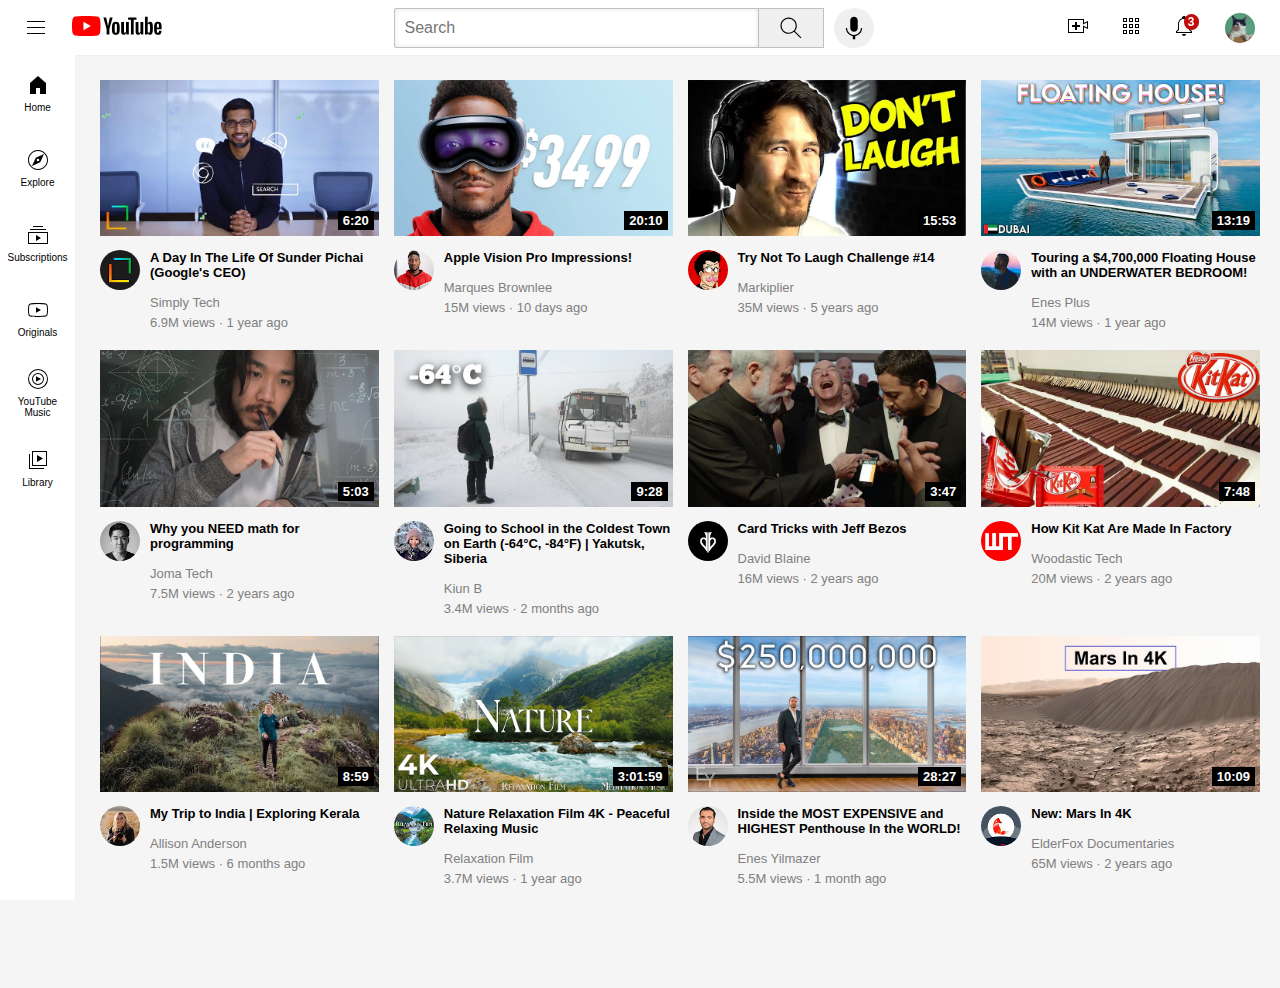
<file: index.html>
<!DOCTYPE html>
<html lang="en">

<head>
    <meta charset="UTF-8">
    <meta name="viewport" content="width=device-width, initial-scale=1.0">
    <title>Welcome to YouTube</title>
    <link rel="stylesheet" href="styles/general.css">
    <link rel="stylesheet" href="styles/video-main.css">
    <link rel="stylesheet" href="styles/header.css">
    <link rel="stylesheet" href="styles/sidebar.css">
</head>

<body>
    <!-- Header section -->
    <header>
        <div class="header-menu">
            <div class="left-section">
                <img class="hamburger-menu" src="header-icons/hamburger-menu.svg" alt="img">
                <a href="https://www.youtube.com/">
                    <img class="youtube-logo" src="header-icons/youtube-logo.svg" alt="img">
                </a>
            </div>
            <div class="middle-section">
                <input type="text" placeholder="Search" class="search-bar">
                <button class="search-button">
                    <img src="header-icons/search.svg" alt="img" class="search-icon">
                    <div class="tooltip">Search</div>
                </button>
                <button class="voice-search-button">
                    <img src="header-icons/voice-search-icon.svg" alt="img" class="voice-search-icon">
                    <div class="tooltip">Search with your voice</div>
                </button>
            </div>
            <div class="right-section">
                <div class="upload-icon-container">
                    <img class="upload-icon" src="header-icons/upload.svg" alt="img">
                    <div class="tooltip">Create</div>
                </div>
                <div class="youtube-apps-icon-container">
                    <img class="apps-icon" src="header-icons/youtube-apps.svg" alt="img">
                    <div class="tooltip">YouTube apps</div>
                </div>
                <div class="notifications-icon-container">
                    <img class="notifications-icon" src="header-icons/notifications.svg" alt="img">
                    <div class="notifications-count">3</div>
                    <div class="tooltip">Notifications</div>
                </div>
                <img class="profile-icon" src="header-icons/cat.jpg" alt="img">
            </div>

        </div>
    </header>
    <!-- Sidebar navigation section -->
    <nav>
        <div class="sidebar">
            <button class="sidebar-btn">
                <img src="sidebar-icons/home.svg" alt="img">
                <div>Home</div>
            </button>
            <button class="sidebar-btn">
                <img src="sidebar-icons/explore.svg" alt="img">
                <div>Explore</div>
            </button>
            <button class="sidebar-btn">
                <img src="sidebar-icons/subscriptions.svg" alt="img">
                <div>Subscriptions</div>
            </button>
            <button class="sidebar-btn">
                <img src="sidebar-icons/originals.svg" alt="img">
                <div>Originals</div>
            </button>
            <button class="sidebar-btn">
                <img src="sidebar-icons/youtube-music.svg" alt="img">
                <div>YouTube Music</div>
            </button>
            <button class="sidebar-btn">
                <img src="sidebar-icons/library.svg" alt="img">
                <div>Library</div>
            </button>
        </div>
    </nav>
    <!-- Main video content section -->
    <main>
        <div class="video-container-main">
            <div class="video-container">
                <div class="video-thumbnail">
                    <a href="https://www.youtube.com/watch?v=JaUCiKTNBxQ&t=6s">
                        <img class="image" src="thumbnails/thumbnail-8.webp" alt="img">
                        <div class="video-duration">6:20</div>
                    </a>
                </div>
                <div class="video-info-grid">
                    <div class="profile-section">
                        <a href="https://www.youtube.com/@simplytechofficial">
                            <img class="profile-pic" src="profile-pics/ch-8.jpg" alt="img">
                        </a>
                    </div>
                    <div class="video-info">
                        <div class="title">
                            A Day In The Life Of Sunder Pichai (Google's CEO)
                        </div>
                        <div class="author">
                            Simply Tech
                        </div>
                        <div class="stats">
                            6.9M views &#183; 1 year ago
                        </div>
                    </div>
                </div>
            </div>
            <div class="video-container">
                <div class="video-thumbnail">
                    <a href="https://www.youtube.com/watch?v=OFvXuyITwBI&t=23s">
                        <img class="image" src="thumbnails/thumbnail-1.webp" alt="img">
                        <div class="video-duration">20:10</div>
                    </a>
                </div>
                <div class="video-info-grid">
                    <div class="profile-section">
                        <a href="https://www.youtube.com/@mkbhd">
                            <img class="profile-pic" src="profile-pics/ch-1.jpg" alt="img">
                        </a>
                    </div>
                    <div class="video-info">
                        <div class="title">
                            Apple Vision Pro Impressions!
                        </div>
                        <div class="author">
                            Marques Brownlee
                        </div>
                        <div class="stats">
                            15M views &#183; 10 days ago
                        </div>
                    </div>
                </div>
            </div>
            <div class="video-container">
                <div class="video-thumbnail">
                    <a
                        href="https://www.youtube.com/watch?v=FsdWNU--qsU&pp=ygUfIFRyeSBOb3QgVG8gTGF1Z2ggQ2hhbGxlbmdlICMxNA%3D%3D">
                        <img class="image" src="thumbnails/thumbnail-2.webp" alt="img">
                        <div class="video-duration">15:53</div>
                    </a>
                </div>
                <div class="video-info-grid">
                    <div class="profile-section">
                        <a href="https://www.youtube.com/@markiplier">
                            <img class="profile-pic" src="profile-pics/ch-2.jpg" alt="img">
                        </a>
                    </div>
                    <div class="video-info">
                        <div class="title">
                            Try Not To Laugh Challenge #14
                        </div>
                        <div class="author">
                            Markiplier
                        </div>
                        <div class="stats">
                            35M views &#183; 5 years ago
                        </div>
                    </div>
                </div>
            </div>
            <div class="video-container">
                <div class="video-thumbnail">
                    <a
                        href="https://www.youtube.com/watch?v=wHAZyUAnO-0&pp=ygU_VG91cmluZyBhICQ0LDcwMCwwMDAgRmxvYXRpbmcgSG91c2Ugd2l0aCBhbiBVTkRFUldBVEVSIEJFRFJPT00h">
                        <img class="image" src="thumbnails/thumbnail-7.webp" alt="img">
                        <div class="video-duration">13:19</div>
                    </a>
                </div>
                <div class="video-info-grid">
                    <div class="profile-section">
                        <a href="https://www.youtube.com/@EnesPlus">
                            <img class="profile-pic" src="profile-pics/ch-7.jpg" alt="img">
                        </a>
                    </div>
                    <div class="video-info">
                        <div class="title">
                            Touring a $4,700,000 Floating House with an UNDERWATER BEDROOM!
                        </div>
                        <div class="author">
                            Enes Plus
                        </div>
                        <div class="stats">
                            14M views &#183; 1 year ago
                        </div>
                    </div>
                </div>
            </div>
            <div class="video-container">
                <div class="video-thumbnail">
                    <a
                        href="https://www.youtube.com/watch?v=sW9npZVpiMI&pp=ygUiIFdoeSB5b3UgTkVFRCBtYXRoIGZvciBwcm9ncmFtbWluZw%3D%3D">
                        <img class="image" src="thumbnails/thumbnail-9.webp" alt="img">
                        <div class="video-duration">5:03</div>
                    </a>
                </div>
                <div class="video-info-grid">
                    <div class="profile-section">
                        <a href="https://www.youtube.com/@jomaoppa">
                            <img class="profile-pic" src="profile-pics/ch-9.jpg" alt="img">
                        </a>
                    </div>
                    <div class="video-info">
                        <div class="title">
                            Why you NEED math for programming
                        </div>
                        <div class="author">
                            Joma Tech
                        </div>
                        <div class="stats">
                            7.5M views &#183; 2 years ago
                        </div>
                    </div>
                </div>
            </div>
            <div class="video-container">
                <div class="video-thumbnail">
                    <a href="https://www.youtube.com/watch?v=BAZ4GXMwH4M&t=41s">
                        <img class="image" src="thumbnails/thumbnail-4.webp" alt="img">
                        <div class="video-duration">9:28</div>
                    </a>
                </div>
                <div class="video-info-grid">
                    <div class="profile-section">
                        <a href="https://www.youtube.com/@KiunB">
                            <img class="profile-pic" src="profile-pics/ch-4.jpg" alt="img">
                        </a>
                    </div>
                    <div class="video-info">
                        <div class="title">
                            Going to School in the Coldest Town on Earth (-64&deg;C, -84&deg;F) | Yakutsk, Siberia
                        </div>
                        <div class="author">
                            Kiun B
                        </div>
                        <div class="stats">
                            3.4M views &#183; 2 months ago
                        </div>
                    </div>
                </div>
            </div>
            <div class="video-container">
                <div class="video-thumbnail">
                    <a href="https://www.youtube.com/watch?v=MewROa1EU_o&t=26s">
                        <img class="image" src="thumbnails/thumbnail-10.webp" alt="img">
                        <div class="video-duration">3:47</div>
                    </a>
                </div>
                <div class="video-info-grid">
                    <div class="profile-section">
                        <a href="https://www.youtube.com/@DavidBlaine">
                            <img class="profile-pic" src="profile-pics/ch-10.jpg" alt="img">
                        </a>
                    </div>
                    <div class="video-info">
                        <div class="title">
                            Card Tricks with Jeff Bezos
                        </div>
                        <div class="author">
                            David Blaine
                        </div>
                        <div class="stats">
                            16M views &#183; 2 years ago
                        </div>
                    </div>
                </div>
            </div>
            <div class="video-container">
                <div class="video-thumbnail">
                    <a href="https://www.youtube.com/watch?v=2Yd2HhKIsiE&t=15s">
                        <img class="image" src="thumbnails/thumbnail-11.webp" alt="img">
                        <div class="video-duration">7:48</div>
                    </a>
                </div>
                <div class="video-info-grid">
                    <div class="profile-section">
                        <a href="https://www.youtube.com/@WondasticTech">
                            <img class="profile-pic" src="profile-pics/ch-11.jpg" alt="img">
                        </a>
                    </div>
                    <div class="video-info">
                        <div class="title">
                            How Kit Kat Are Made In Factory
                        </div>
                        <div class="author">
                            Woodastic Tech
                        </div>
                        <div class="stats">
                            20M views &#183; 2 years ago
                        </div>
                    </div>
                </div>
            </div>
            <div class="video-container">
                <div class="video-thumbnail">
                    <a
                        href="https://www.youtube.com/watch?v=orlUDdeoxZQ&pp=ygUjTXkgVHJpcCB0byBJbmRpYSB8IEV4cGxvcmluZyBLZXJhbGE%3D">
                        <img class="image" src="thumbnails/thumbnail-12.webp" alt="img">
                        <div class="video-duration">8:59</div>
                    </a>
                </div>
                <div class="video-info-grid">
                    <div class="profile-section">
                        <a href="https://www.youtube.com/@allisonanderson">
                            <img class="profile-pic" src="profile-pics/ch-12.jpg" alt="img">
                        </a>
                    </div>
                    <div class="video-info">
                        <div class="title">
                            My Trip to India | Exploring Kerala
                        </div>
                        <div class="author">
                            Allison Anderson
                        </div>
                        <div class="stats">
                            1.5M views &#183; 6 months ago
                        </div>
                    </div>
                </div>
            </div>
            <div class="video-container">
                <div class="video-thumbnail">
                    <a
                        href="https://www.youtube.com/watch?v=UV0mhY2Dxr0&pp=ygUzTmF0dXJlIFJlbGF4YXRpb24gRmlsbSA0SyAtIFBlYWNlZnVsIFJlbGF4aW5nIE11c2lj">
                        <img class="image" src="thumbnails/thumbnail-6.webp" alt="img">
                        <div class="video-duration">3:01:59</div>
                    </a>
                </div>
                <div class="video-info-grid">
                    <div class="profile-section">
                        <a href="https://www.youtube.com/@RelaxationFilm">
                            <img class="profile-pic" src="profile-pics/ch-6.jpg" alt="img">
                        </a>
                    </div>
                    <div class="video-info">
                        <div class="title">
                            Nature Relaxation Film 4K - Peaceful Relaxing Music
                        </div>
                        <div class="author">
                            Relaxation Film
                        </div>
                        <div class="stats">
                            3.7M views &#183; 1 year ago
                        </div>
                    </div>
                </div>
            </div>
            <div class="video-container">
                <div class="video-thumbnail">
                    <a
                        href="https://www.youtube.com/watch?v=aN9DH_GxqEo&t=11s&pp=ygU9SW5zaWRlIHRoZSBNT1NUIEVYUEVOU0lWRSBhbmQgSElHSEVTVCBQZW50aG91c2UgSW4gdGhlIFdPUkxEIQ%3D%3D">
                        <img class="image" src="thumbnails/thumbnail-3.webp" alt="img">
                        <div class="video-duration">28:27</div>
                    </a>
                </div>
                <div class="video-info-grid">
                    <div class="profile-section">
                        <a href="https://www.youtube.com/@EnesYilmazer">
                            <img class="profile-pic" src="profile-pics/ch-3.jpg" alt="img">
                        </a>
                    </div>
                    <div class="video-info">
                        <div class="title">
                            Inside the MOST EXPENSIVE and HIGHEST Penthouse In the WORLD!
                        </div>
                        <div class="author">
                            Enes Yilmazer
                        </div>
                        <div class="stats">
                            5.5M views &#183; 1 month ago
                        </div>
                    </div>
                </div>
            </div>
            <div class="video-container">
                <div class="video-thumbnail">
                    <a href="https://www.youtube.com/watch?v=ZEyAs3NWH4A&pp=ygUPTmV3OiBNYXJzIEluIDRL">
                        <img class="image" src="thumbnails/thumbnail-5.webp" alt="img">
                        <div class="video-duration">10:09</div>
                    </a>
                </div>
                <div class="video-info-grid">
                    <div class="profile-section">
                        <a href="https://www.youtube.com/@ElderFoxDocumentaries">
                            <img class="profile-pic" src="profile-pics/ch-5.jpg" alt="img">
                        </a>
                    </div>
                    <div class="video-info">
                        <div class="title">
                            New: Mars In 4K
                        </div>
                        <div class="author">
                            ElderFox Documentaries
                        </div>
                        <div class="stats">
                            65M views &#183; 2 years ago
                        </div>
                    </div>
                </div>
            </div>
        </div>


    </main>

</body>

</html>
</file>
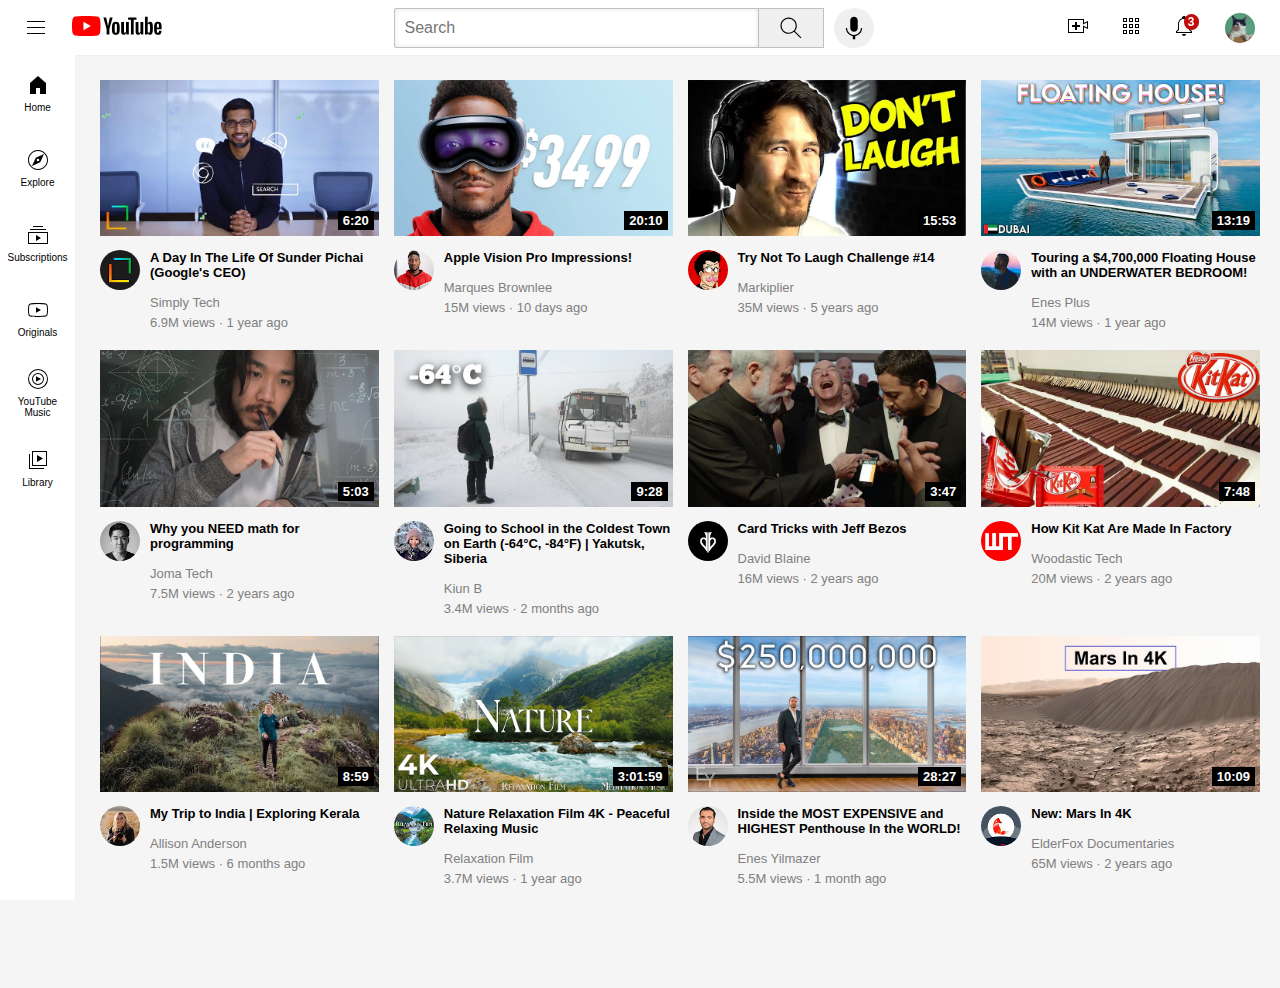
<file: youtube.html>
<!DOCTYPE html>
<html lang="en">

<head>
    <meta charset="UTF-8">
    <meta name="viewport" content="width=device-width, initial-scale=1.0">
    <title>Welcome to YouTube</title>
    <link rel="stylesheet" href="styles/general.css">
    <link rel="stylesheet" href="styles/video-main.css">
    <link rel="stylesheet" href="styles/header.css">
    <link rel="stylesheet" href="styles/sidebar.css">
</head>

<body>
    <!-- Header section -->
    <header>
        <div class="header-menu">
            <div class="left-section">
                <img class="hamburger-menu" src="header-icons/hamburger-menu.svg" alt="img">
                <a href="https://www.youtube.com/">
                    <img class="youtube-logo" src="header-icons/youtube-logo.svg" alt="img">
                </a>
            </div>
            <div class="middle-section">
                <input type="text" placeholder="Search" class="search-bar">
                <button class="search-button">
                    <img src="header-icons/search.svg" alt="img" class="search-icon">
                    <div class="tooltip">Search</div>
                </button>
                <button class="voice-search-button">
                    <img src="header-icons/voice-search-icon.svg" alt="img" class="voice-search-icon">
                    <div class="tooltip">Search with your voice</div>
                </button>
            </div>
            <div class="right-section">
                <div class="upload-icon-container">
                    <img class="upload-icon" src="header-icons/upload.svg" alt="img">
                    <div class="tooltip">Create</div>
                </div>
                <div class="youtube-apps-icon-container">
                    <img class="apps-icon" src="header-icons/youtube-apps.svg" alt="img">
                    <div class="tooltip">YouTube apps</div>
                </div>
                <div class="notifications-icon-container">
                    <img class="notifications-icon" src="header-icons/notifications.svg" alt="img">
                    <div class="notifications-count">3</div>
                    <div class="tooltip">Notifications</div>
                </div>
                <img class="profile-icon" src="header-icons/cat.jpg" alt="img">
            </div>

        </div>
    </header>
    <!-- Sidebar navigation section -->
    <nav>
        <div class="sidebar">
            <button class="sidebar-btn">
                <img src="sidebar-icons/home.svg" alt="img">
                <div>Home</div>
            </button>
            <button class="sidebar-btn">
                <img src="sidebar-icons/explore.svg" alt="img">
                <div>Explore</div>
            </button>
            <button class="sidebar-btn">
                <img src="sidebar-icons/subscriptions.svg" alt="img">
                <div>Subscriptions</div>
            </button>
            <button class="sidebar-btn">
                <img src="sidebar-icons/originals.svg" alt="img">
                <div>Originals</div>
            </button>
            <button class="sidebar-btn">
                <img src="sidebar-icons/youtube-music.svg" alt="img">
                <div>YouTube Music</div>
            </button>
            <button class="sidebar-btn">
                <img src="sidebar-icons/library.svg" alt="img">
                <div>Library</div>
            </button>
        </div>
    </nav>
    <!-- Main video content section -->
    <main>
        <div class="video-container-main">
            <div class="video-container">
                <div class="video-thumbnail">
                    <a href="https://www.youtube.com/watch?v=JaUCiKTNBxQ&t=6s">
                        <img class="image" src="thumbnails/thumbnail-8.webp" alt="img">
                        <div class="video-duration">6:20</div>
                    </a>
                </div>
                <div class="video-info-grid">
                    <div class="profile-section">
                        <a href="https://www.youtube.com/@simplytechofficial">
                            <img class="profile-pic" src="profile-pics/ch-8.jpg" alt="img">
                        </a>
                    </div>
                    <div class="video-info">
                        <div class="title">
                            A Day In The Life Of Sunder Pichai (Google's CEO)
                        </div>
                        <div class="author">
                            Simply Tech
                        </div>
                        <div class="stats">
                            6.9M views &#183; 1 year ago
                        </div>
                    </div>
                </div>
            </div>
            <div class="video-container">
                <div class="video-thumbnail">
                    <a href="https://www.youtube.com/watch?v=OFvXuyITwBI&t=23s">
                        <img class="image" src="thumbnails/thumbnail-1.webp" alt="img">
                        <div class="video-duration">20:10</div>
                    </a>
                </div>
                <div class="video-info-grid">
                    <div class="profile-section">
                        <a href="https://www.youtube.com/@mkbhd">
                            <img class="profile-pic" src="profile-pics/ch-1.jpg" alt="img">
                        </a>
                    </div>
                    <div class="video-info">
                        <div class="title">
                            Apple Vision Pro Impressions!
                        </div>
                        <div class="author">
                            Marques Brownlee
                        </div>
                        <div class="stats">
                            15M views &#183; 10 days ago
                        </div>
                    </div>
                </div>
            </div>
            <div class="video-container">
                <div class="video-thumbnail">
                    <a
                        href="https://www.youtube.com/watch?v=FsdWNU--qsU&pp=ygUfIFRyeSBOb3QgVG8gTGF1Z2ggQ2hhbGxlbmdlICMxNA%3D%3D">
                        <img class="image" src="thumbnails/thumbnail-2.webp" alt="img">
                        <div class="video-duration">15:53</div>
                    </a>
                </div>
                <div class="video-info-grid">
                    <div class="profile-section">
                        <a href="https://www.youtube.com/@markiplier">
                            <img class="profile-pic" src="profile-pics/ch-2.jpg" alt="img">
                        </a>
                    </div>
                    <div class="video-info">
                        <div class="title">
                            Try Not To Laugh Challenge #14
                        </div>
                        <div class="author">
                            Markiplier
                        </div>
                        <div class="stats">
                            35M views &#183; 5 years ago
                        </div>
                    </div>
                </div>
            </div>
            <div class="video-container">
                <div class="video-thumbnail">
                    <a
                        href="https://www.youtube.com/watch?v=wHAZyUAnO-0&pp=ygU_VG91cmluZyBhICQ0LDcwMCwwMDAgRmxvYXRpbmcgSG91c2Ugd2l0aCBhbiBVTkRFUldBVEVSIEJFRFJPT00h">
                        <img class="image" src="thumbnails/thumbnail-7.webp" alt="img">
                        <div class="video-duration">13:19</div>
                    </a>
                </div>
                <div class="video-info-grid">
                    <div class="profile-section">
                        <a href="https://www.youtube.com/@EnesPlus">
                            <img class="profile-pic" src="profile-pics/ch-7.jpg" alt="img">
                        </a>
                    </div>
                    <div class="video-info">
                        <div class="title">
                            Touring a $4,700,000 Floating House with an UNDERWATER BEDROOM!
                        </div>
                        <div class="author">
                            Enes Plus
                        </div>
                        <div class="stats">
                            14M views &#183; 1 year ago
                        </div>
                    </div>
                </div>
            </div>
            <div class="video-container">
                <div class="video-thumbnail">
                    <a
                        href="https://www.youtube.com/watch?v=sW9npZVpiMI&pp=ygUiIFdoeSB5b3UgTkVFRCBtYXRoIGZvciBwcm9ncmFtbWluZw%3D%3D">
                        <img class="image" src="thumbnails/thumbnail-9.webp" alt="img">
                        <div class="video-duration">5:03</div>
                    </a>
                </div>
                <div class="video-info-grid">
                    <div class="profile-section">
                        <a href="https://www.youtube.com/@jomaoppa">
                            <img class="profile-pic" src="profile-pics/ch-9.jpg" alt="img">
                        </a>
                    </div>
                    <div class="video-info">
                        <div class="title">
                            Why you NEED math for programming
                        </div>
                        <div class="author">
                            Joma Tech
                        </div>
                        <div class="stats">
                            7.5M views &#183; 2 years ago
                        </div>
                    </div>
                </div>
            </div>
            <div class="video-container">
                <div class="video-thumbnail">
                    <a href="https://www.youtube.com/watch?v=BAZ4GXMwH4M&t=41s">
                        <img class="image" src="thumbnails/thumbnail-4.webp" alt="img">
                        <div class="video-duration">9:28</div>
                    </a>
                </div>
                <div class="video-info-grid">
                    <div class="profile-section">
                        <a href="https://www.youtube.com/@KiunB">
                            <img class="profile-pic" src="profile-pics/ch-4.jpg" alt="img">
                        </a>
                    </div>
                    <div class="video-info">
                        <div class="title">
                            Going to School in the Coldest Town on Earth (-64&deg;C, -84&deg;F) | Yakutsk, Siberia
                        </div>
                        <div class="author">
                            Kiun B
                        </div>
                        <div class="stats">
                            3.4M views &#183; 2 months ago
                        </div>
                    </div>
                </div>
            </div>
            <div class="video-container">
                <div class="video-thumbnail">
                    <a href="https://www.youtube.com/watch?v=MewROa1EU_o&t=26s">
                        <img class="image" src="thumbnails/thumbnail-10.webp" alt="img">
                        <div class="video-duration">3:47</div>
                    </a>
                </div>
                <div class="video-info-grid">
                    <div class="profile-section">
                        <a href="https://www.youtube.com/@DavidBlaine">
                            <img class="profile-pic" src="profile-pics/ch-10.jpg" alt="img">
                        </a>
                    </div>
                    <div class="video-info">
                        <div class="title">
                            Card Tricks with Jeff Bezos
                        </div>
                        <div class="author">
                            David Blaine
                        </div>
                        <div class="stats">
                            16M views &#183; 2 years ago
                        </div>
                    </div>
                </div>
            </div>
            <div class="video-container">
                <div class="video-thumbnail">
                    <a href="https://www.youtube.com/watch?v=2Yd2HhKIsiE&t=15s">
                        <img class="image" src="thumbnails/thumbnail-11.webp" alt="img">
                        <div class="video-duration">7:48</div>
                    </a>
                </div>
                <div class="video-info-grid">
                    <div class="profile-section">
                        <a href="https://www.youtube.com/@WondasticTech">
                            <img class="profile-pic" src="profile-pics/ch-11.jpg" alt="img">
                        </a>
                    </div>
                    <div class="video-info">
                        <div class="title">
                            How Kit Kat Are Made In Factory
                        </div>
                        <div class="author">
                            Woodastic Tech
                        </div>
                        <div class="stats">
                            20M views &#183; 2 years ago
                        </div>
                    </div>
                </div>
            </div>
            <div class="video-container">
                <div class="video-thumbnail">
                    <a
                        href="https://www.youtube.com/watch?v=orlUDdeoxZQ&pp=ygUjTXkgVHJpcCB0byBJbmRpYSB8IEV4cGxvcmluZyBLZXJhbGE%3D">
                        <img class="image" src="thumbnails/thumbnail-12.webp" alt="img">
                        <div class="video-duration">8:59</div>
                    </a>
                </div>
                <div class="video-info-grid">
                    <div class="profile-section">
                        <a href="https://www.youtube.com/@allisonanderson">
                            <img class="profile-pic" src="profile-pics/ch-12.jpg" alt="img">
                        </a>
                    </div>
                    <div class="video-info">
                        <div class="title">
                            My Trip to India | Exploring Kerala
                        </div>
                        <div class="author">
                            Allison Anderson
                        </div>
                        <div class="stats">
                            1.5M views &#183; 6 months ago
                        </div>
                    </div>
                </div>
            </div>
            <div class="video-container">
                <div class="video-thumbnail">
                    <a
                        href="https://www.youtube.com/watch?v=UV0mhY2Dxr0&pp=ygUzTmF0dXJlIFJlbGF4YXRpb24gRmlsbSA0SyAtIFBlYWNlZnVsIFJlbGF4aW5nIE11c2lj">
                        <img class="image" src="thumbnails/thumbnail-6.webp" alt="img">
                        <div class="video-duration">3:01:59</div>
                    </a>
                </div>
                <div class="video-info-grid">
                    <div class="profile-section">
                        <a href="https://www.youtube.com/@RelaxationFilm">
                            <img class="profile-pic" src="profile-pics/ch-6.jpg" alt="img">
                        </a>
                    </div>
                    <div class="video-info">
                        <div class="title">
                            Nature Relaxation Film 4K - Peaceful Relaxing Music
                        </div>
                        <div class="author">
                            Relaxation Film
                        </div>
                        <div class="stats">
                            3.7M views &#183; 1 year ago
                        </div>
                    </div>
                </div>
            </div>
            <div class="video-container">
                <div class="video-thumbnail">
                    <a
                        href="https://www.youtube.com/watch?v=aN9DH_GxqEo&t=11s&pp=ygU9SW5zaWRlIHRoZSBNT1NUIEVYUEVOU0lWRSBhbmQgSElHSEVTVCBQZW50aG91c2UgSW4gdGhlIFdPUkxEIQ%3D%3D">
                        <img class="image" src="thumbnails/thumbnail-3.webp" alt="img">
                        <div class="video-duration">28:27</div>
                    </a>
                </div>
                <div class="video-info-grid">
                    <div class="profile-section">
                        <a href="https://www.youtube.com/@EnesYilmazer">
                            <img class="profile-pic" src="profile-pics/ch-3.jpg" alt="img">
                        </a>
                    </div>
                    <div class="video-info">
                        <div class="title">
                            Inside the MOST EXPENSIVE and HIGHEST Penthouse In the WORLD!
                        </div>
                        <div class="author">
                            Enes Yilmazer
                        </div>
                        <div class="stats">
                            5.5M views &#183; 1 month ago
                        </div>
                    </div>
                </div>
            </div>
            <div class="video-container">
                <div class="video-thumbnail">
                    <a href="https://www.youtube.com/watch?v=ZEyAs3NWH4A&pp=ygUPTmV3OiBNYXJzIEluIDRL">
                        <img class="image" src="thumbnails/thumbnail-5.webp" alt="img">
                        <div class="video-duration">10:09</div>
                    </a>
                </div>
                <div class="video-info-grid">
                    <div class="profile-section">
                        <a href="https://www.youtube.com/@ElderFoxDocumentaries">
                            <img class="profile-pic" src="profile-pics/ch-5.jpg" alt="img">
                        </a>
                    </div>
                    <div class="video-info">
                        <div class="title">
                            New: Mars In 4K
                        </div>
                        <div class="author">
                            ElderFox Documentaries
                        </div>
                        <div class="stats">
                            65M views &#183; 2 years ago
                        </div>
                    </div>
                </div>
            </div>
        </div>


    </main>

</body>

</html>
</file>
<file: styles/general.css>
body {
    font-family: Arial, Helvetica, sans-serif;
    margin-top: 80px;
    margin-left: 100px;
    margin-right: 20px;
    background-color: rgb(245, 245, 245);
    height: 900px;
}
</file>
<file: styles/video-main.css>
.video-container-main {
    display: grid;
    grid-template-columns: 1fr 1fr 1fr;
    row-gap: 15px;
    column-gap: 15px;

}

@media (max-width:500px) {
    .video-container-main {
        grid-template-columns: 1fr;
    }

}

@media (min-width:501px) and (max-width:750px) {
    .video-container-main {
        grid-template-columns: 1fr 1fr;
    }
}

@media (min-width:751px) and (max-width:999px) {
    .video-container-main {
        grid-template-columns: 1fr 1fr 1fr;
    }

}

@media (min-width:1000px) {
    .video-container-main {
        grid-template-columns: 1fr 1fr 1fr 1fr;
    }
}

.video-thumbnail {
    position: relative;
    margin-bottom: 10px;
}

.image {
    width: 100%;
}

.video-duration {
    position: absolute;
    background-color: black;
    color: white;
    font-size: small;
    font-weight: 600;
    padding: 2px 5px;
    bottom: 10px;
    right: 5px;

}

.video-info-grid {
    display: grid;
    grid-template-columns: 50px 1fr;

}

.profile-pic {
    width: 40px;
    border-radius: 20px;


}

.title {
    font-size: small;
    font-weight: bold;
    margin-bottom: 15px;
}

.author,
.stats {
    color: gray;
    font-size: small;
    margin-bottom: 5px;
}
</file>
<file: styles/header.css>
.header-menu {
    height: 55px;
    display: flex;
    justify-content: space-between;
    background-color: white;
    border-bottom: 1px solid rgb(240, 240, 240);
    position: fixed;
    top: 0px;
    left: 0px;
    right: 0px;
    z-index: 1000;
}

.left-section {
    display: flex;
    align-items: center;

}

.hamburger-menu {
    height: 24px;
    margin-left: 24px;
    margin-right: 24px;

}

.youtube-logo {
    height: 20px;
}


.middle-section {
    flex: 1;
    margin-left: 70px;
    margin-right: 35px;
    max-width: 480px;
    display: flex;
    align-items: center;

}

.search-bar {
    flex: 1;
    height: 36px;
    font-size: 16px;
    padding-left: 10px;
    border: 1px solid rgb(192, 192, 192);
    border-radius: 2px;
    box-shadow: inset 0px 0px 5px rgba(0, 0, 0, 0.1);
    outline: none;
    width: 0;
    /* search-bar shrinks completely */
}

.search-button {
    height: 40px;
    width: 66px;
    padding: 5px 5px;
    margin-left: -1px;
    margin-right: 10px;
    border: 1px solid rgb(192, 192, 192);
    position: relative;

}

.search-icon {
    height: 100%;
}

.search-button .tooltip {
    position: absolute;
    bottom: -31px;
    right: 2px;
    color: rgb(255, 255, 255);
    background-color: rgb(164, 164, 164);
    border-radius: 3px;
    font-size: medium;
    padding: 2px 5px;
    opacity: 0;
    transition: opacity 0.15s;
    pointer-events: none;
}

.search-button:hover .tooltip {
    opacity: 1;
}

.voice-search-button {
    height: 40px;
    padding: 5px 5px;
    border: none;
    border-radius: 20px;
    position: relative;
}

.voice-search-icon {
    height: 100%;
}

.voice-search-button .tooltip {
    position: absolute;
    bottom: -30px;
    right: -65px;
    white-space: nowrap;
    color: rgb(255, 255, 255);
    background-color: rgb(164, 164, 164);
    border-radius: 3px;
    font-size: medium;
    padding: 2px 5px;
    opacity: 0;
    transition: opacity 0.15s;
    pointer-events: none;
}

.voice-search-button:hover .tooltip {
    opacity: 1;
}



.right-section {
    width: 180px;
    display: flex;
    column-gap: 29px;
    justify-content: center;
    align-items: center;
    margin-right: 30px;
}

.upload-icon-container {
    position: relative;
}

.upload-icon {
    height: 24px;
}

.upload-icon-container .tooltip {
    position: absolute;
    bottom: -36px;
    right: -15px;
    font-size: medium;
    color: white;
    background-color: rgb(164, 164, 164);
    padding: 2px 5px;
    border-radius: 3px;
    opacity: 0;
    transition: opacity 0.15s;
    pointer-events: none;
}

.upload-icon-container:hover .tooltip {
    opacity: 1;
}

.youtube-apps-icon-container {
    position: relative;
}

.apps-icon {
    height: 24px;
}

.youtube-apps-icon-container .tooltip {
    position: absolute;
    bottom: -36px;
    right: -40px;
    font-size: medium;
    color: white;
    background-color: rgb(164, 164, 164);
    padding: 2px 5px;
    border-radius: 3px;
    white-space: nowrap;
    opacity: 0;
    transition: opacity 0.15s;
    pointer-events: none;
}

.youtube-apps-icon-container:hover .tooltip {
    opacity: 1;
}

.notifications-icon-container {
    position: relative;
}

.notifications-icon {
    height: 24px;
}

.notifications-icon-container .tooltip {
    position: absolute;
    bottom: -36px;
    right: -36px;
    font-size: medium;
    color: white;
    background-color: rgb(164, 164, 164);
    padding: 2px 5px;
    border-radius: 3px;
    opacity: 0;
    transition: opacity 0.15s;
    pointer-events: none;
}

.notifications-icon-container:hover .tooltip {
    opacity: 1;
}

.notifications-count {
    position: absolute;
    top: 0px;
    right: -3px;
    color: white;
    background-color: rgb(193, 11, 11);
    border-radius: 10px;
    font-size: 12px;
    font-weight: bold;
    padding: 1px 4px;
    text-align: center;

}

.profile-icon {
    height: 30px;
    width: 30px;
    border-radius: 15px;
    object-fit: cover;
}
</file>
<file: styles/sidebar.css>
.sidebar {
    position: fixed;
    width: 75px;
    top: 55px;
    left: 0px;
    bottom: 0px;
    background-color: white;
    border-right: 1px solid rgb(240, 240, 240);
    z-index: 2000;

}

.sidebar-btn {
    display: flex;
    flex-direction: column;
    height: 75px;
    width: 75px;
    justify-content: center;
    align-items: center;
    border: none;
    background-color: white;
    cursor: pointer;

}

.sidebar-btn:hover {
    background-color: rgb(237, 237, 237);
}

.sidebar-btn img {
    height: 24px;
}

.sidebar-btn div {
    font-size: x-small;
    margin-top: 5px;
}
</file>
